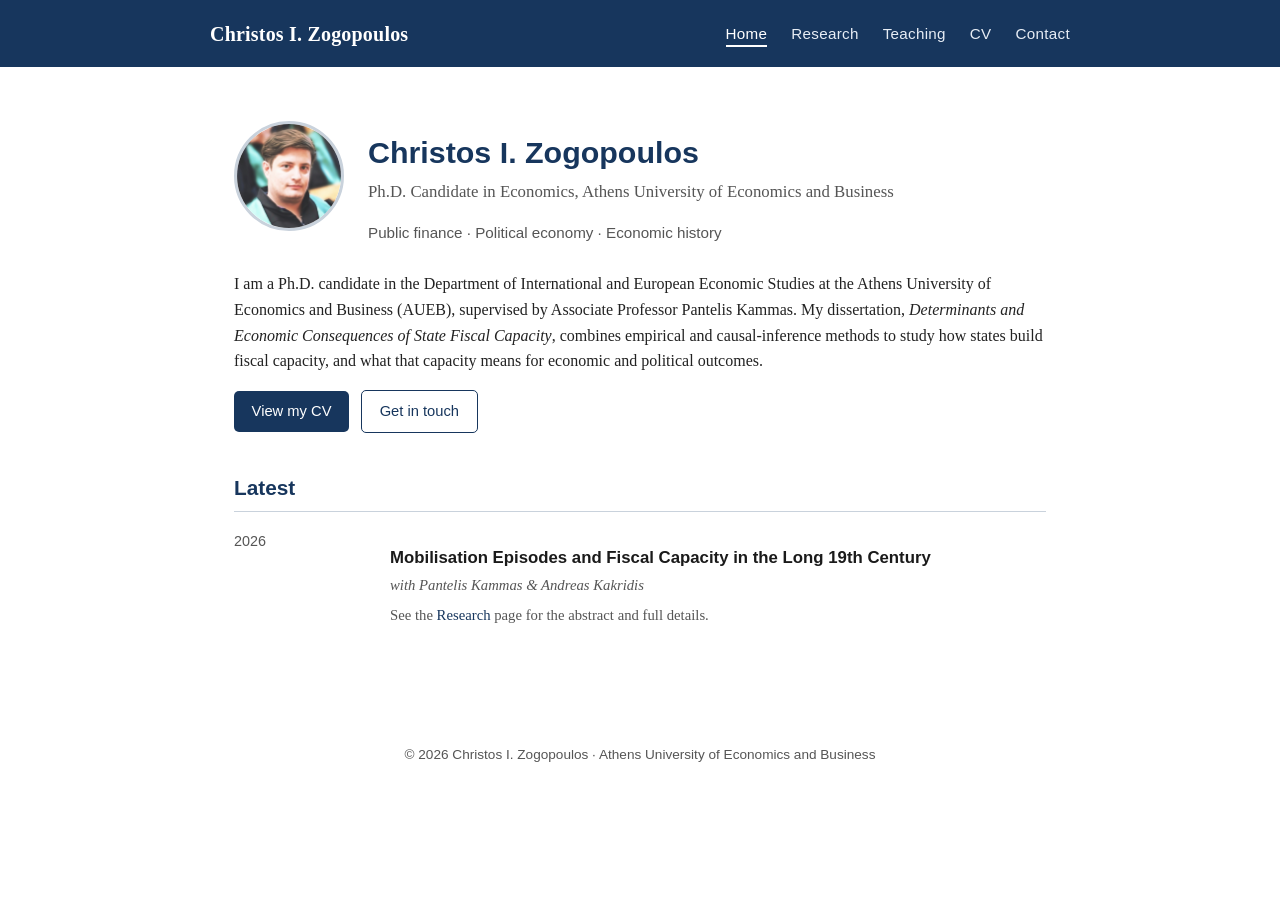
<file: index.html>
<!DOCTYPE html>
<html lang="en">
<head>
<meta charset="UTF-8">
<meta name="viewport" content="width=device-width, initial-scale=1.0">
<meta name="google-site-verification" content="d3RvcarsMnA9y23qrakIUefRpb1-586fOFKugVvHP1A" />
<title>Christos I. Zogopoulos</title>
<meta name="description" content="Christos I. Zogopoulos, Ph.D. Candidate in Economics, Athens University of Economics and Business.">
<link rel="canonical" href="https://christoszogopoulos.github.io/">
<meta property="og:type" content="profile">
<meta property="og:site_name" content="Christos I. Zogopoulos">
<meta property="og:title" content="Christos I. Zogopoulos">
<meta property="og:description" content="Ph.D. Candidate in Economics, Athens University of Economics and Business. Public finance, political economy, economic history.">
<meta property="og:url" content="https://christoszogopoulos.github.io/">
<meta property="og:image" content="https://christoszogopoulos.github.io/assets/social-preview.png">
<meta name="twitter:card" content="summary_large_image">
<meta name="twitter:image" content="https://christoszogopoulos.github.io/assets/social-preview.png">
<link rel="stylesheet" href="assets/style.css">
<script type="application/ld+json">
{
  "@context": "https://schema.org",
  "@type": "Person",
  "name": "Christos I. Zogopoulos",
  "url": "https://christoszogopoulos.github.io/",
  "image": "https://christoszogopoulos.github.io/assets/profile.jpeg",
  "jobTitle": "Ph.D. Candidate in Economics",
  "affiliation": {
    "@type": "CollegeOrUniversity",
    "name": "Athens University of Economics and Business"
  },
  "email": "mailto:c.zogopoulos@aueb.gr",
  "sameAs": [
    "https://www.linkedin.com/in/christos-zogopoulos/",
    "https://orcid.org/0009-0002-0624-2871"
  ]
}
</script>
</head>
<body>

<header class="site-header">
  <div class="header-inner">
    <a class="site-title" href="index.html">Christos I. Zogopoulos</a>
    <nav class="site-nav">
      <a href="index.html" class="active">Home</a>
      <a href="research.html">Research</a>
      <a href="teaching.html">Teaching</a>
      <a href="cv.html">CV</a>
      <a href="contact.html">Contact</a>
    </nav>
  </div>
</header>

<main>
  <div class="profile-header">
    <img src="assets/profile.jpeg" alt="Christos I. Zogopoulos" class="avatar-img">
    <div class="profile-header-text">
      <h1>Christos I. Zogopoulos</h1>
      <p class="lede">Ph.D. Candidate in Economics, Athens University of Economics and Business</p>
      <p class="tag">Public finance &middot; Political economy &middot; Economic history</p>
    </div>
  </div>

  <p>
    I am a Ph.D. candidate in the Department of International and European Economic Studies
    at the Athens University of Economics and Business (AUEB), supervised by Associate
    Professor Pantelis Kammas. My dissertation, <em>Determinants and Economic Consequences
    of State Fiscal Capacity</em>, combines empirical and causal-inference methods to study
    how states build fiscal capacity, and what that capacity means for economic and
    political outcomes.
  </p>

  <p>
    <a class="btn" href="cv.html">View my CV</a>
    &nbsp;
    <a class="btn secondary" href="contact.html">Get in touch</a>
  </p>

  <h2>Latest</h2>
  <div class="entry">
    <div class="years">2026</div>
    <div class="details">
      <h3>Mobilisation Episodes and Fiscal Capacity in the Long 19th Century</h3>
      <div class="coauthors-inline">with Pantelis Kammas &amp; Andreas Kakridis</div>
      <div class="note">
        See the <a href="research.html">Research</a> page for the abstract and full details.
      </div>
    </div>
  </div>
</main>

<footer>
  &copy; <span id="year"></span> Christos I. Zogopoulos &middot; Athens University of Economics and Business
  <script>document.getElementById('year').textContent = new Date().getFullYear();</script>
</footer>

</body>
</html>
</file>
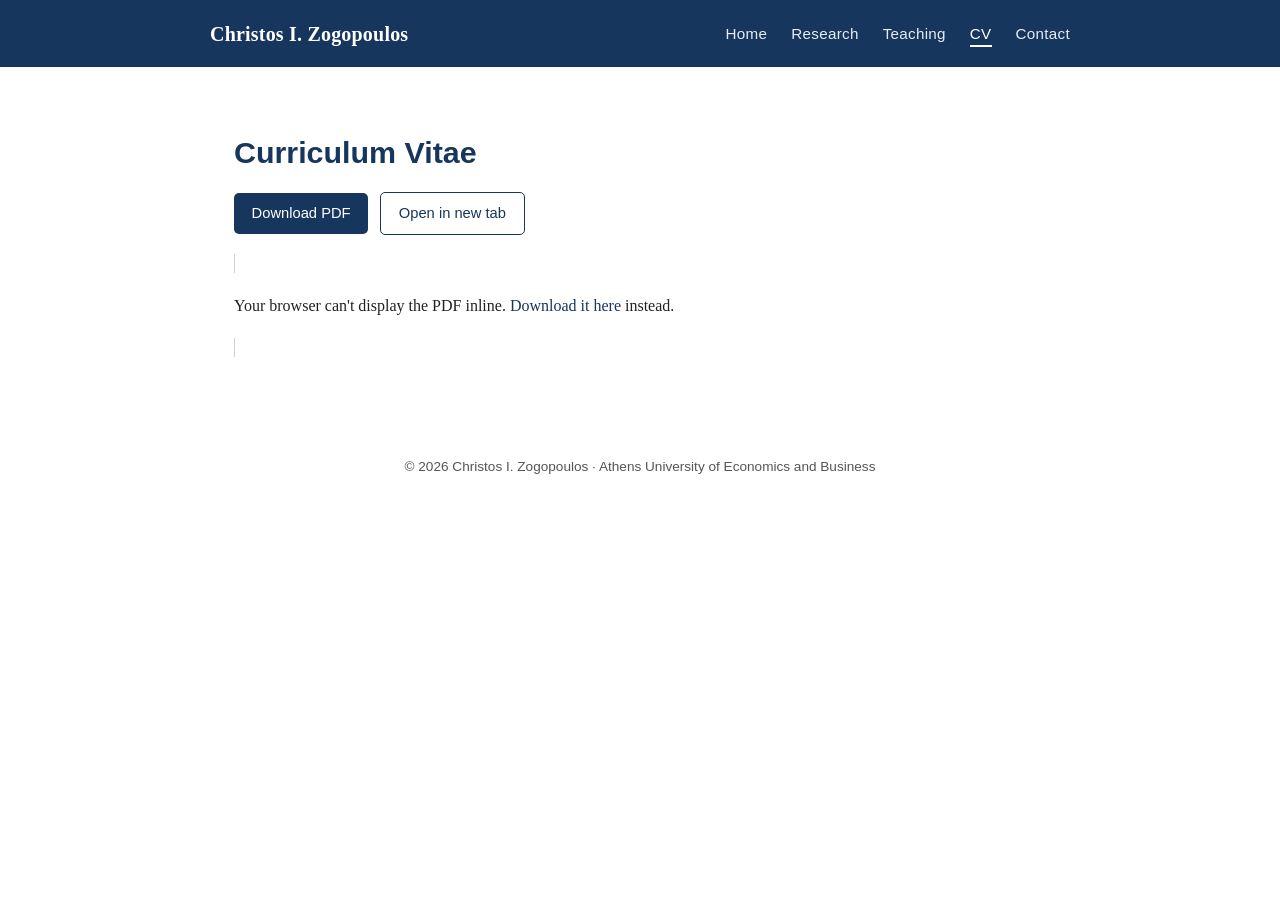
<file: cv.html>
<!DOCTYPE html>
<html lang="en">
<head>
<meta charset="UTF-8">
<meta name="viewport" content="width=device-width, initial-scale=1.0">
<title>CV — Christos I. Zogopoulos</title>
<meta name="description" content="Curriculum vitae of Christos I. Zogopoulos, Ph.D. Candidate in Economics at the Athens University of Economics and Business.">
<link rel="canonical" href="https://christoszogopoulos.github.io/cv.html">
<meta property="og:type" content="website">
<meta property="og:site_name" content="Christos I. Zogopoulos">
<meta property="og:title" content="CV — Christos I. Zogopoulos">
<meta property="og:description" content="Curriculum vitae of Christos I. Zogopoulos, Ph.D. Candidate in Economics at the Athens University of Economics and Business.">
<meta property="og:url" content="https://christoszogopoulos.github.io/cv.html">
<meta property="og:image" content="https://christoszogopoulos.github.io/assets/social-preview.png">
<meta name="twitter:card" content="summary_large_image">
<meta name="twitter:image" content="https://christoszogopoulos.github.io/assets/social-preview.png">
<link rel="stylesheet" href="assets/style.css">
</head>
<body>

<header class="site-header">
  <div class="header-inner">
    <a class="site-title" href="index.html">Christos I. Zogopoulos</a>
    <nav class="site-nav">
      <a href="index.html">Home</a>
      <a href="research.html">Research</a>
      <a href="teaching.html">Teaching</a>
      <a href="cv.html" class="active">CV</a>
      <a href="contact.html">Contact</a>
    </nav>
  </div>
</header>

<main>
  <h1>Curriculum Vitae</h1>
  <p>
    <a class="btn" href="assets/Christos_Zogopoulos_CV.pdf" download>Download PDF</a>
    &nbsp;
    <a class="btn secondary" href="assets/Christos_Zogopoulos_CV.pdf" target="_blank" rel="noopener">Open in new tab</a>
  </p>

  <!--
    To update the CV: replace the file at assets/Christos_Zogopoulos_CV.pdf
    with your new PDF, keeping the same filename. No other edits needed.
  -->

  <object class="pdf-embed" data="assets/Christos_Zogopoulos_CV.pdf" type="application/pdf">
    <p>Your browser can't display the PDF inline.
      <a href="assets/Christos_Zogopoulos_CV.pdf">Download it here</a> instead.</p>
  </object>
  <p class="pdf-fallback-note">(On phones and tablets, use the buttons above to view the CV — inline PDF preview isn't supported by most mobile browsers.)</p>
</main>

<footer>
  &copy; <span id="year"></span> Christos I. Zogopoulos &middot; Athens University of Economics and Business
  <script>document.getElementById('year').textContent = new Date().getFullYear();</script>
</footer>

</body>
</html>
</file>
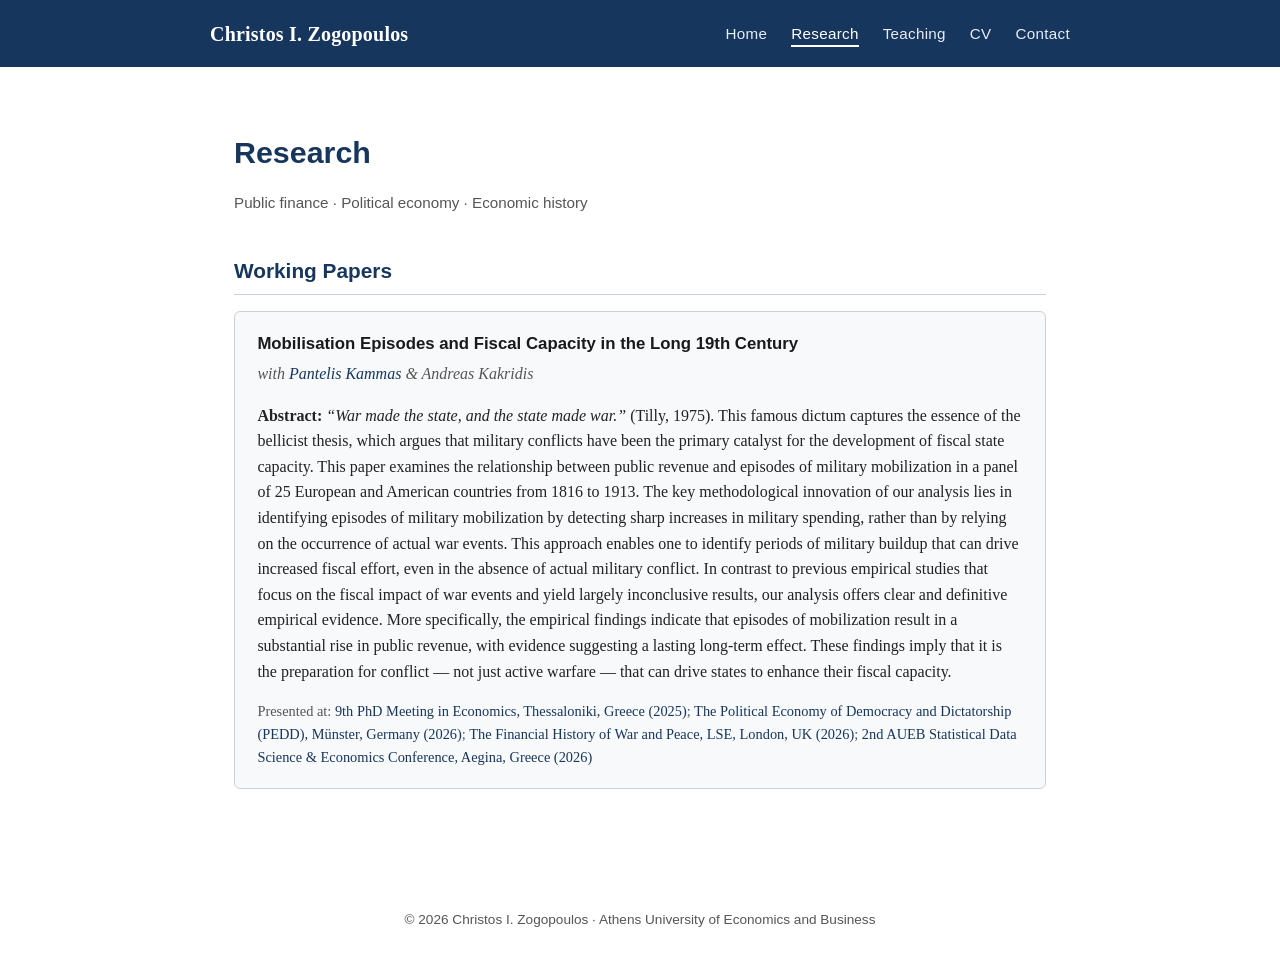
<file: research.html>
<!DOCTYPE html>
<html lang="en">
<head>
<meta charset="UTF-8">
<meta name="viewport" content="width=device-width, initial-scale=1.0">
<title>Research — Christos I. Zogopoulos</title>
<meta name="description" content="Working papers and research by Christos I. Zogopoulos on public finance, political economy, and economic history.">
<link rel="canonical" href="https://christoszogopoulos.github.io/research.html">
<meta property="og:type" content="website">
<meta property="og:site_name" content="Christos I. Zogopoulos">
<meta property="og:title" content="Research — Christos I. Zogopoulos">
<meta property="og:description" content="Working papers and research by Christos I. Zogopoulos on public finance, political economy, and economic history.">
<meta property="og:url" content="https://christoszogopoulos.github.io/research.html">
<meta property="og:image" content="https://christoszogopoulos.github.io/assets/social-preview.png">
<meta name="twitter:card" content="summary_large_image">
<meta name="twitter:image" content="https://christoszogopoulos.github.io/assets/social-preview.png">
<link rel="stylesheet" href="assets/style.css">
</head>
<body>

<header class="site-header">
  <div class="header-inner">
    <a class="site-title" href="index.html">Christos I. Zogopoulos</a>
    <nav class="site-nav">
      <a href="index.html">Home</a>
      <a href="research.html" class="active">Research</a>
      <a href="teaching.html">Teaching</a>
      <a href="cv.html">CV</a>
      <a href="contact.html">Contact</a>
    </nav>
  </div>
</header>

<main>
  <h1>Research</h1>
  <p class="tag">Public finance &middot; Political economy &middot; Economic history</p>

  <h2>Working Papers</h2>

  <div class="paper">
    <!--
      CLICKABLE TITLE: once you have a PDF of the paper to share, wrap the title
      text below in a link, e.g.:
        <h3><a href="assets/Mobilisation_Episodes_Fiscal_Capacity.pdf" target="_blank" rel="noopener">Mobilisation Episodes and Fiscal Capacity in the Long 19th Century</a></h3>
      Drop the PDF into the assets folder first, then point the href at it
      (or at an external link, e.g. SSRN/arXiv, if you host it there instead).
    -->
    <h3>Mobilisation Episodes and Fiscal Capacity in the Long 19th Century</h3>
    <div class="coauthors">with <a href="https://sites.google.com/view/kammas/home" target="_blank" rel="noopener">Pantelis Kammas</a> &amp; Andreas Kakridis</div>

    <p><strong>Abstract:</strong> <em>&ldquo;War made the state, and the state made
      war.&rdquo;</em> (Tilly, 1975). This famous dictum captures the essence of the bellicist
      thesis, which argues that military conflicts have been the primary catalyst for the
      development of fiscal state capacity. This paper examines the relationship between public
      revenue and episodes of military mobilization in a panel of 25 European and American
      countries from 1816 to 1913. The key methodological innovation of our analysis lies in
      identifying episodes of military mobilization by detecting sharp increases in military
      spending, rather than by relying on the occurrence of actual war events. This approach
      enables one to identify periods of military buildup that can drive increased fiscal effort,
      even in the absence of actual military conflict. In contrast to previous empirical studies
      that focus on the fiscal impact of war events and yield largely inconclusive results, our
      analysis offers clear and definitive empirical evidence. More specifically, the empirical
      findings indicate that episodes of mobilization result in a substantial rise in public
      revenue, with evidence suggesting a lasting long-term effect. These findings imply that it
      is the preparation for conflict &mdash; not just active warfare &mdash; that can drive
      states to enhance their fiscal capacity.</p>

    <div class="venues">
      Presented at:
      <a href="https://uomphdmeeting.uom.gr/PhD%20meeting%20Program%202025.pdf" target="_blank" rel="noopener">9th PhD Meeting in Economics, Thessaloniki, Greece (2025)</a>;
      <a href="assets/conferences_program/PEDD_Program_2026.pdf" target="_blank" rel="noopener">The Political Economy of Democracy and Dictatorship (PEDD), M&uuml;nster, Germany (2026)</a>;
      <a href="https://www.lse.ac.uk/economic-history/seminars/workshops/2025-26/the-financial-history-of-war-and-peace" target="_blank" rel="noopener">The Financial History of War and Peace, LSE, London, UK (2026)</a>;
      <a href="assets/conferences_program/aigina.pdf" target="_blank" rel="noopener">2nd AUEB Statistical Data Science &amp; Economics Conference, Aegina, Greece (2026)</a>
    </div>
  </div>

  <!--
    ADD NEW PAPERS HERE as your work grows.
    Copy the <div class="paper"> ... </div> block above, edit the title,
    coauthors, question/finding text, and venue links, and paste it below.
  -->
</main>

<footer>
  &copy; <span id="year"></span> Christos I. Zogopoulos &middot; Athens University of Economics and Business
  <script>document.getElementById('year').textContent = new Date().getFullYear();</script>
</footer>

</body>
</html>
</file>
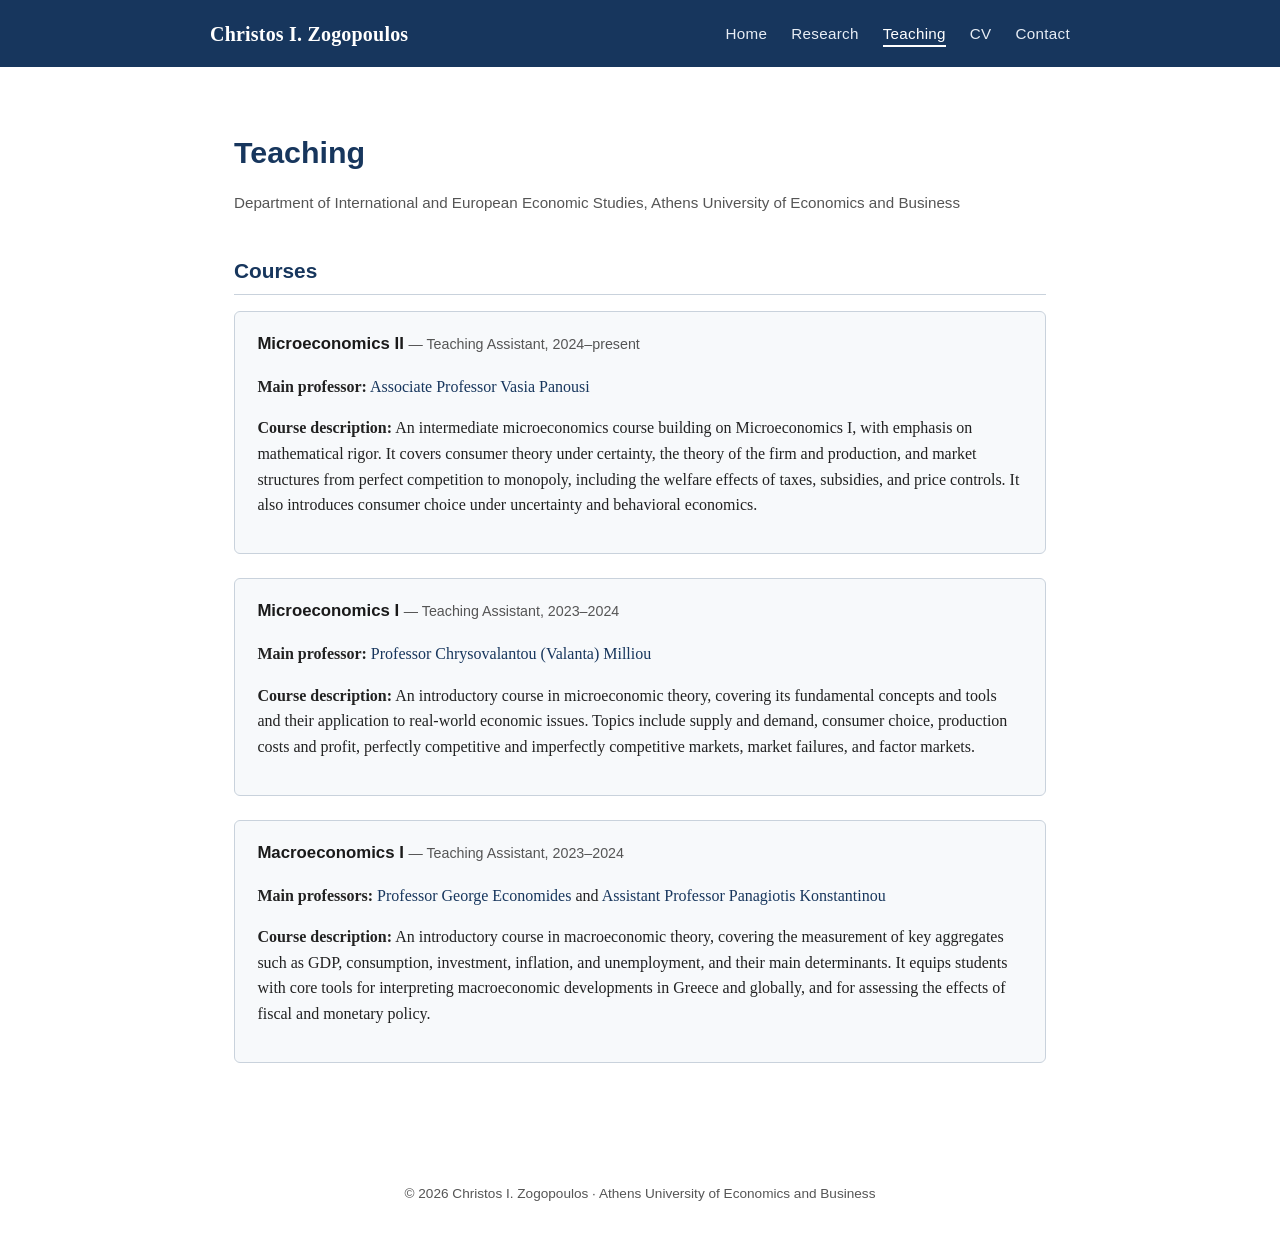
<file: teaching.html>
<!DOCTYPE html>
<html lang="en">
<head>
<meta charset="UTF-8">
<meta name="viewport" content="width=device-width, initial-scale=1.0">
<title>Teaching — Christos I. Zogopoulos</title>
<meta name="description" content="Teaching Assistant roles held by Christos I. Zogopoulos in Microeconomics I & II and Macroeconomics I at the Athens University of Economics and Business.">
<link rel="canonical" href="https://christoszogopoulos.github.io/teaching.html">
<meta property="og:type" content="website">
<meta property="og:site_name" content="Christos I. Zogopoulos">
<meta property="og:title" content="Teaching — Christos I. Zogopoulos">
<meta property="og:description" content="Teaching Assistant roles held by Christos I. Zogopoulos at the Athens University of Economics and Business.">
<meta property="og:url" content="https://christoszogopoulos.github.io/teaching.html">
<meta property="og:image" content="https://christoszogopoulos.github.io/assets/social-preview.png">
<meta name="twitter:card" content="summary_large_image">
<meta name="twitter:image" content="https://christoszogopoulos.github.io/assets/social-preview.png">
<link rel="stylesheet" href="assets/style.css">
</head>
<body>

<header class="site-header">
  <div class="header-inner">
    <a class="site-title" href="index.html">Christos I. Zogopoulos</a>
    <nav class="site-nav">
      <a href="index.html">Home</a>
      <a href="research.html">Research</a>
      <a href="teaching.html" class="active">Teaching</a>
      <a href="cv.html">CV</a>
      <a href="contact.html">Contact</a>
    </nav>
  </div>
</header>

<main>
  <h1>Teaching</h1>
  <p class="tag">Department of International and European Economic Studies, Athens University of Economics and Business</p>

  <h2>Courses</h2>

  <div class="paper">
    <h3>Microeconomics II <span style="font-weight:normal; color:var(--gray-text); font-size:0.85em;">&mdash; Teaching Assistant, 2024&ndash;present</span></h3>
    <p><strong>Main professor:</strong> <a href="https://sites.google.com/site/panousi/" target="_blank" rel="noopener">Associate Professor Vasia Panousi</a></p>
    <p><strong>Course description:</strong> An intermediate microeconomics course building on Microeconomics I, with emphasis on mathematical rigor. It covers consumer theory under certainty, the theory of the firm and production, and market structures from perfect competition to monopoly, including the welfare effects of taxes, subsidies, and price controls. It also introduces consumer choice under uncertainty and behavioral economics.</p>
  </div>

  <div class="paper">
    <h3>Microeconomics I <span style="font-weight:normal; color:var(--gray-text); font-size:0.85em;">&mdash; Teaching Assistant, 2023&ndash;2024</span></h3>
    <p><strong>Main professor:</strong> <a href="https://www2.aueb.gr/users/milliou/" target="_blank" rel="noopener">Professor Chrysovalantou (Valanta) Milliou</a></p>
    <p><strong>Course description:</strong> An introductory course in microeconomic theory, covering its fundamental concepts and tools and their application to real-world economic issues. Topics include supply and demand, consumer choice, production costs and profit, perfectly competitive and imperfectly competitive markets, market failures, and factor markets.</p>
  </div>

  <div class="paper">
    <h3>Macroeconomics I <span style="font-weight:normal; color:var(--gray-text); font-size:0.85em;">&mdash; Teaching Assistant, 2023&ndash;2024</span></h3>
    <p><strong>Main professors:</strong> <a href="https://www2.aueb.gr/users/gecon/" target="_blank" rel="noopener">Professor George Economides</a> and <a href="https://www.aueb.gr/en/faculty_page/konstantinou-panagiotis" target="_blank" rel="noopener">Assistant Professor Panagiotis Konstantinou</a></p>
    <p><strong>Course description:</strong> An introductory course in macroeconomic theory, covering the measurement of key aggregates such as GDP, consumption, investment, inflation, and unemployment, and their main determinants. It equips students with core tools for interpreting macroeconomic developments in Greece and globally, and for assessing the effects of fiscal and monetary policy.</p>
  </div>

  <!--
    ADD NEW COURSES HERE as they come up.
    Copy one <div class="paper"> ... </div> block above, edit the course name,
    years, professor, and description, and paste it below.
  -->
</main>

<footer>
  &copy; <span id="year"></span> Christos I. Zogopoulos &middot; Athens University of Economics and Business
  <script>document.getElementById('year').textContent = new Date().getFullYear();</script>
</footer>

</body>
</html>
</file>
<file: assets/style.css>
/* ===========================================================
   Christos Zogopoulos — Academic site stylesheet
   Edit colors/fonts here; every page shares this one file.
   =========================================================== */

:root {
  --navy: #17365d;
  --navy-dark: #0f2540;
  --gray-text: #555555;
  --rule-gray: #c9d2dc;
  --bg: #ffffff;
  --bg-soft: #f7f9fb;
  --max-width: 860px;
}

* { box-sizing: border-box; }

html { scroll-behavior: smooth; }

body {
  margin: 0;
  font-family: "Georgia", "Iowan Old Style", "Palatino Linotype", serif;
  color: #222;
  background: var(--bg);
  line-height: 1.6;
}

a { color: var(--navy); text-decoration: none; }
a:hover { text-decoration: underline; }

/* ---------- Header / nav ---------- */
header.site-header {
  background: var(--navy);
  color: #fff;
  padding: 1.1rem 1.5rem;
}

.header-inner {
  max-width: var(--max-width);
  margin: 0 auto;
  display: flex;
  flex-wrap: wrap;
  align-items: center;
  justify-content: space-between;
  gap: 0.75rem;
}

.site-title {
  font-size: 1.25rem;
  font-weight: bold;
  color: #fff;
  letter-spacing: 0.2px;
}
.site-title:hover { text-decoration: none; opacity: 0.9; }

nav.site-nav a {
  color: #e7edf5;
  margin-left: 1.25rem;
  font-family: "Helvetica Neue", Arial, sans-serif;
  font-size: 0.95rem;
  letter-spacing: 0.3px;
}
nav.site-nav a:first-child { margin-left: 0; }
nav.site-nav a:hover { color: #fff; text-decoration: underline; }
nav.site-nav a.active { color: #fff; border-bottom: 2px solid #fff; padding-bottom: 3px; }

/* ---------- Main content ---------- */
main {
  max-width: var(--max-width);
  margin: 0 auto;
  padding: 2.5rem 1.5rem 4rem;
}

h1 {
  font-family: "Helvetica Neue", Arial, sans-serif;
  color: var(--navy);
  font-size: 1.9rem;
  margin-bottom: 0.3rem;
}

h2 {
  font-family: "Helvetica Neue", Arial, sans-serif;
  color: var(--navy);
  font-size: 1.3rem;
  border-bottom: 1px solid var(--rule-gray);
  padding-bottom: 0.4rem;
  margin-top: 2.4rem;
  margin-bottom: 1rem;
}

h3 {
  font-family: "Helvetica Neue", Arial, sans-serif;
  font-size: 1.05rem;
  margin-bottom: 0.2rem;
  color: #1a1a1a;
}

p.lede {
  font-size: 1.05rem;
  color: var(--gray-text);
  margin-top: 0;
}

.tag {
  font-family: "Helvetica Neue", Arial, sans-serif;
  color: var(--gray-text);
  font-size: 0.95rem;
  margin-bottom: 1.8rem;
}

/* ---------- Profile header (photo + name) ---------- */
.profile-header {
  display: flex;
  align-items: center;
  gap: 1.5rem;
  margin-bottom: 1.6rem;
}
.avatar,
.avatar-img {
  flex-shrink: 0;
  width: 110px;
  height: 110px;
  border-radius: 50%;
  border: 3px solid var(--rule-gray);
}
.avatar {
  background: var(--navy);
  color: #fff;
  font-family: "Helvetica Neue", Arial, sans-serif;
  font-size: 2rem;
  font-weight: bold;
  letter-spacing: 1px;
  display: flex;
  align-items: center;
  justify-content: center;
}
.avatar-img { object-fit: cover; background: #fff; }
.profile-header-text h1 { margin-bottom: 0.2rem; }
.profile-header-text .lede { margin-bottom: 0.2rem; }
.profile-header-text .tag { margin-bottom: 0; }

@media (max-width: 520px) {
  .profile-header { flex-direction: column; align-items: flex-start; text-align: left; }
}

.coauthors-inline {
  color: var(--gray-text);
  font-style: italic;
  font-size: 0.92rem;
  margin-bottom: 0.4rem;
}

/* ---------- Entry blocks (education, teaching, papers) ---------- */
.entry {
  display: grid;
  grid-template-columns: 8.5rem 1fr;
  gap: 0.25rem 1.25rem;
  margin-bottom: 1.3rem;
}
.entry .years {
  color: var(--gray-text);
  font-family: "Helvetica Neue", Arial, sans-serif;
  font-size: 0.9rem;
  padding-top: 0.15rem;
}
.entry .details h3 { margin-bottom: 0.15rem; }
.entry .details .place { color: #333; margin-bottom: 0.15rem; }
.entry .details .note { color: var(--gray-text); font-size: 0.92rem; }

@media (max-width: 560px) {
  .entry { grid-template-columns: 1fr; }
  .entry .years { padding-top: 0; font-weight: bold; }
}

/* ---------- Paper card ---------- */
.paper {
  background: var(--bg-soft);
  border: 1px solid var(--rule-gray);
  border-radius: 6px;
  padding: 1.2rem 1.4rem;
  margin-bottom: 1.5rem;
}
.paper h3 { margin-top: 0; }
.paper .coauthors { color: var(--gray-text); font-style: italic; margin-bottom: 0.6rem; }
.paper .venues { color: var(--gray-text); font-size: 0.9rem; margin-top: 0.8rem; }

/* ---------- Buttons / links ---------- */
.btn {
  display: inline-block;
  font-family: "Helvetica Neue", Arial, sans-serif;
  font-size: 0.92rem;
  background: var(--navy);
  color: #fff !important;
  padding: 0.55rem 1.1rem;
  border-radius: 5px;
  text-decoration: none !important;
}
.btn:hover { background: var(--navy-dark); }
.btn.secondary {
  background: transparent;
  color: var(--navy) !important;
  border: 1px solid var(--navy);
}
.btn.secondary:hover { background: var(--bg-soft); }

/* ---------- Contact list (legacy, kept in case it's reused) ---------- */
.contact-list { list-style: none; padding: 0; }
.contact-list li { margin-bottom: 0.7rem; font-family: "Helvetica Neue", Arial, sans-serif; }
.contact-list li span.label { color: var(--gray-text); display: inline-block; min-width: 6rem; }

/* ---------- Contact cards ---------- */
.contact-grid {
  display: grid;
  grid-template-columns: repeat(auto-fit, minmax(220px, 1fr));
  gap: 1rem;
  margin-top: 1.5rem;
}
.contact-card {
  display: flex;
  flex-direction: column;
  gap: 0.3rem;
  background: var(--bg-soft);
  border: 1px solid var(--rule-gray);
  border-radius: 8px;
  padding: 1.1rem 1.3rem;
  text-decoration: none !important;
  transition: border-color 0.15s ease, transform 0.15s ease;
}
.contact-card:hover {
  border-color: var(--navy);
  transform: translateY(-1px);
}
.contact-card-label {
  font-family: "Helvetica Neue", Arial, sans-serif;
  font-size: 0.8rem;
  text-transform: uppercase;
  letter-spacing: 0.05em;
  color: var(--gray-text);
}
.contact-card-value {
  font-family: "Helvetica Neue", Arial, sans-serif;
  font-size: 1rem;
  color: var(--navy);
  word-break: break-word;
}
.contact-address {
  display: block;
  margin-top: 1rem;
}
.contact-address .contact-card-value { line-height: 1.7; color: #333; }

/* ---------- Footer ---------- */
footer {
  text-align: center;
  color: var(--gray-text);
  font-family: "Helvetica Neue", Arial, sans-serif;
  font-size: 0.85rem;
  padding: 2rem 1rem 3rem;
}

/* ---------- CV embed ---------- */
.pdf-embed {
  width: 100%;
  height: 85vh;
  border: 1px solid var(--rule-gray);
  border-radius: 6px;
}
.pdf-fallback-note { display: none; }

/* Most phones/tablets can't render an embedded PDF inline (it shows blank),
   so below 700px we hide the embed and point people to the buttons instead,
   which open the PDF properly in the device's own viewer. */
@media (max-width: 700px) {
  .pdf-embed { display: none; }
  .pdf-fallback-note {
    display: block;
    font-family: "Helvetica Neue", Arial, sans-serif;
    color: var(--gray-text);
    font-size: 0.9rem;
    margin-top: 0.5rem;
  }
}

/* ---------- Small-screen nav tidy-up ---------- */
@media (max-width: 480px) {
  nav.site-nav a { margin-left: 0.85rem; font-size: 0.88rem; }
}
</file>
